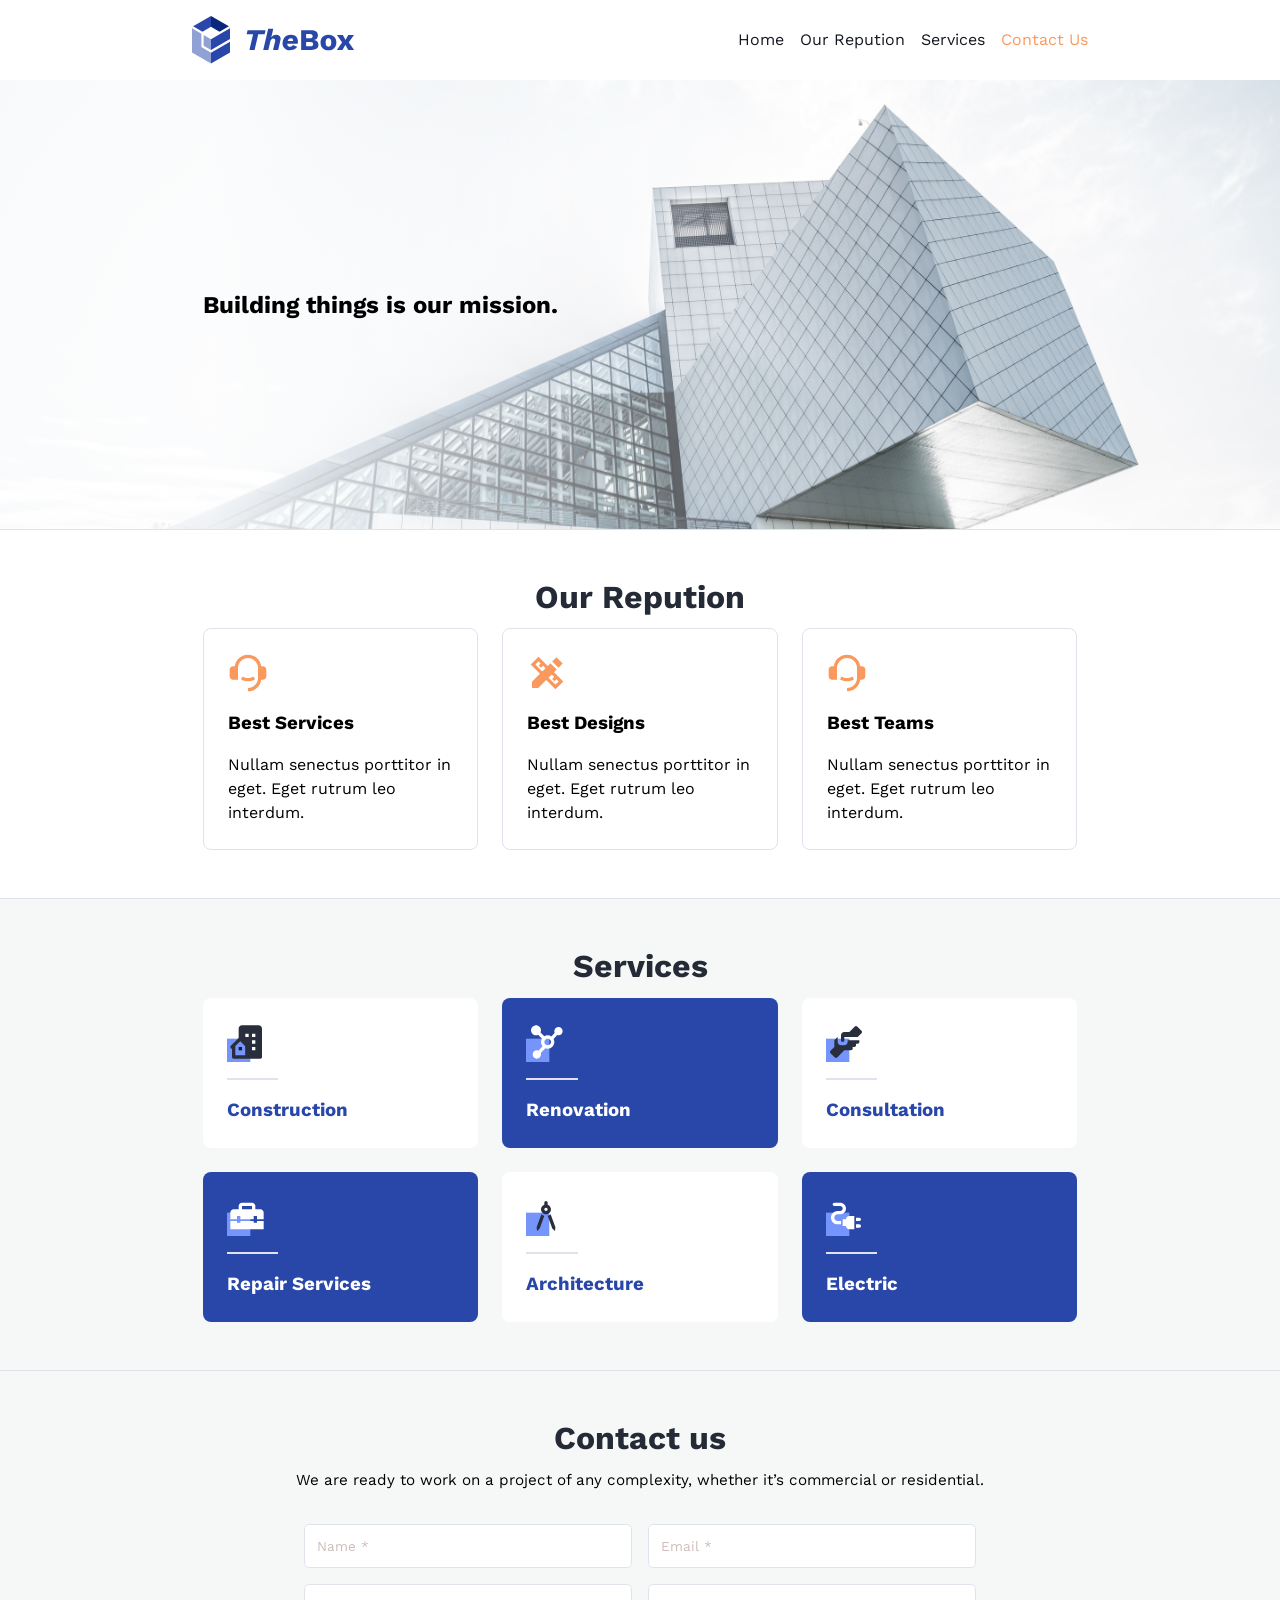
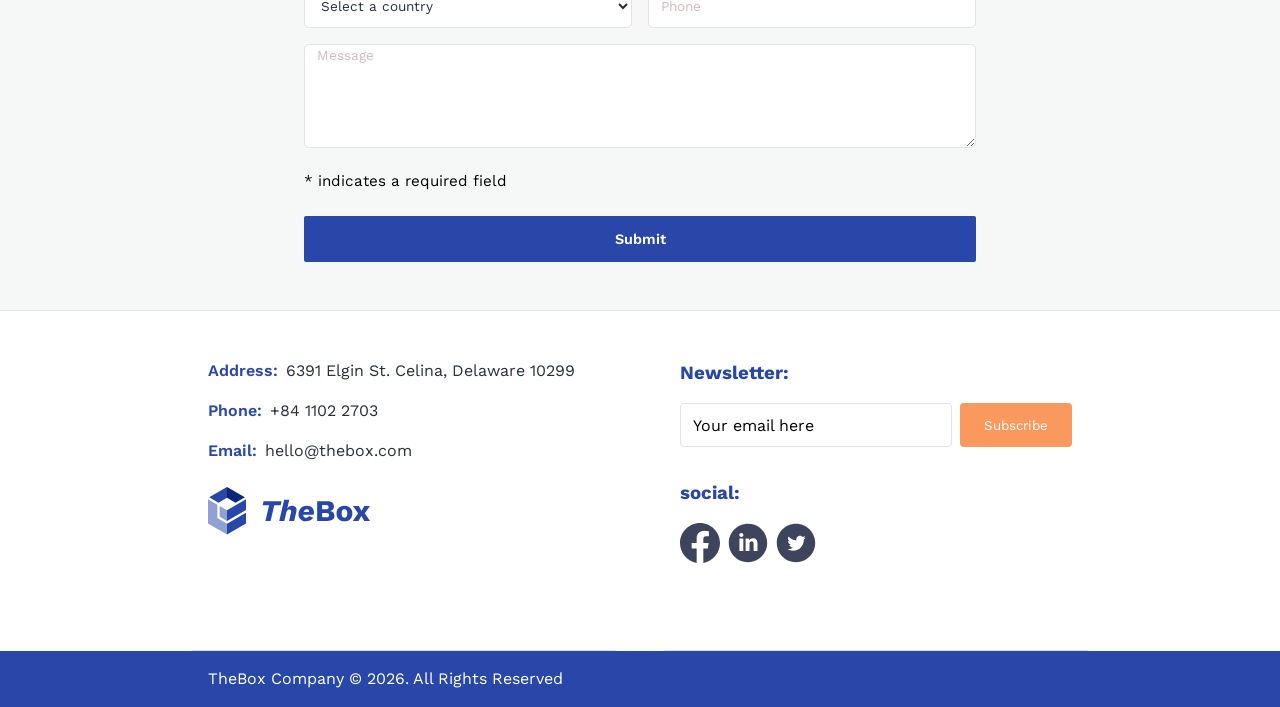
<file: index.html>
<!doctype html>
<html lang="en">

<head>
  <meta charset="utf-8" />
  <meta name="viewport" content="width=device-width, initial-scale=1" />
  <title>The Box</title>
  <link rel="shortcut icon" href="src/assets/icons/fivicon.svg" type="image/x-icon">
  <link rel="stylesheet" href="https://cdnjs.cloudflare.com/ajax/libs/font-awesome/6.7.2/css/all.min.css" />
  <link rel="stylesheet" href="src/css/style.css">
  <!-- Aquí likeas tu html con tu css -->
</head>

<body>
  <!-- Aquí va tu esqueleto HTML -->

  <header class="site-header">
    <div class="container">
      <!-- logo -->
      <a href="/"><img src="src/assets/img/logo.svg" alt="logoTheBox"></a>
      <!-- Navbar section -->
      <nav class="navbar">
        <button class="navbar_toggle" type="button" aria-expanded="false" aria-controls="main-menu"
          aria-label="Open navigation menu">
          ☰
        </button>

        <ul class="navbar_list">
          <li> <a href="#">Home</a> </li>
          <li> <a href="#">Our Repution</a></li>
          <li> <a href="#">Services</a> </li>
          <li> <a href="#"><span>Contact Us</span> </a> </li>
        </ul>
      </nav>
    </div>
  </header>

  <main id="main">
    <!-- Hero section  -->
    <section class="hero">
      <div class="container">
        <h1>Building things is our mission.</h1>
      </div>
    </section>

    <!-- Our Repution -->
    <section class="repution " id="repution">
      <div class="container">
        <h2 class="section-title">Our Repution</h2>
        <ul class="cards">
          <!-- 1 -->
          <li>
            <article class="card">
              <img src="src/assets/icons/iconTeams.svg" alt="">
              <h3>Best Services</h3>
              <p>Nullam senectus porttitor in eget. Eget rutrum leo interdum.</p>
            </article>
          </li>
          <!-- 2 -->
          <li>
            <article class="card">
              <img src="src/assets/icons/iconDesign.svg" alt="">
              <h3>Best Designs</h3>
              <p>Nullam senectus porttitor in eget. Eget rutrum leo interdum.</p>
            </article>
          </li>
          <!-- 3 -->
          <li>
            <article class="card">
              <img src="src/assets/icons/iconTeams.svg" alt="">
              <h3>Best Teams</h3>
              <p>Nullam senectus porttitor in eget. Eget rutrum leo interdum.</p>
            </article>
          </li>
        </ul>
      </div>
    </section>

    <!-- Services -->
    <section class="service " id="services">
      <div class="container">
        <h2 class="section-title">Services</h2>

        <ul class="service-grid">
          <li>
            <article class="service-card">
              <img src="src/assets/icons/iconCon.svg" alt="Construction">
              <div class="line"></div>
              <h3>Construction</h3>
            </article>
          </li>
          <li>
            <article class="service-card-featured">
              <img src="src/assets/icons/iconRenovation.svg" alt="Renovation">
              <div class="line"></div>
              <h3>Renovation</h3>
            </article>
          </li>
          <li>
            <article class="service-card">
              <img src="src/assets/icons/iconConsultation.svg" alt="Consultation">
              <div class="line"></div>
              <h3>Consultation</h3>
            </article>
          </li>
          <li>
            <article class="service-card-featured">
              <img src="src/assets/icons/iconRepair.svg" alt="Repair Services">
              <div class="line"></div>
              <h3>Repair Services</h3>
            </article>
          </li>
          <li>
            <article class="service-card">
              <img src="src/assets/icons/iconArchitecture.svg" alt="Architecture">
              <div class="line"></div>
              <h3>Architecture</h3>
            </article>
          </li>
          <li>
            <article class="service-card-featured">
              <img src="src/assets/icons/iconElectric.svg" alt="Electric">
              <div class="line"></div>
              <h3>Electric</h3>
            </article>
          </li>
        </ul>
      </div>
    </section>

    <!-- contact us  -->
    <section class="contact " id="contact">
      <div class="container">
        <h2 class="section-title">Contact us</h2>
        <p>We are ready to work on a project of any complexity, whether it’s commercial or residential.</p>
        <!-- form -->
        <form>

          <div class="field">
            <input placeholder="Name *" id="name" type="text" required autocomplete="name">
            <label for="name">Your Name *</label>
          </div>

          <div class="field">
            <input placeholder="Email *" type="email" id="email" name="email" required autocomplete="email"
              aria-label="email">
            <label for="email">Email</label>
          </div>

          <div class="field">
            <select name="country" id="country">
              <option value="">Select a country</option>
              <option value="es">Spain</option>
            </select>
            <label for="country">Country</label>
          </div>

          <div class="field">
            <input placeholder="Phone" type="tel" id="phone" name="phone" required autocomplete="phone"
              aria-label="phone">
            <label for="phone">Phone</label>
          </div>

          <div class="field field-full">
            <textarea placeholder="Message" name="message" id="message" rows="5" aria-label="message"></textarea>
            <label for="message">Message</label>
          </div>
          <p class="form-note">* indicates a required field</p>
          <button type="submit">Submit</button>
        </form>
      </div>
    </section>
  </main>

  <!-- footer -->
  <footer class="site-footer">
    <div class="container">

      <section class="footer-contact">
        <ul>
          <li><span>Address: </span>6391 Elgin St. Celina, Delaware 10299 </li>
          <li><span>Phone: </span>+84 1102 2703</li>
          <li><span>Email: </span>hello@thebox.com </li>
        </ul>
        <a class="footer-logo" href="/" aria-label="thebox home">
          <img class="footer-logo" src="src/assets/img/logo.svg" alt="site logo">
        </a>
      </section>

      <section class="footer-right">
        <div class="newsletter">
          <h3>Newsletter:</h3>
          <form action="">
            <input type="email" id="Newsletter" name="email" placeholder="Your email here" autocomplete="email"
              aria-label="email" required>
            <button submit>Subscribe</button>
          </form>
        </div>

        <div class="social">
          <h3>social:</h3>
          <ul class="social-list">
            <li>
              <a href="#" aria-label="facebook-icon">
                <img class="fa-brands" src="src/assets/icons/facebook-icon.svg" alt="facebook icon">
              </a>
            </li>
            <li>
              <a href="#" aria-label="linkedin-icon">
                <img class="fa-brands" src="src/assets/icons/linkedin-icon.svg" alt="linkedin">
              </a>
            </li>
            <li>
              <a href="#" aria-label="x-icon">
                <img class="fa-brands" src="src/assets/icons/x-icon.svg" alt="x-icon">
              </a>
            </li>
          </ul>
        </div>
      </section>
    </div>

    <!-- Copyright -->
    <div class="footer-bottom">
      <div class="container">
        <p>TheBox Company © 2026. All Rights Reserved</p>
      </div>
    </div>
  </footer>


</body>

</html>
</file>
<file: src/css/style.css>
@import url("https://fonts.googleapis.com/css2?family=Work+Sans:ital,wght@0,100..900;1,100..900&display=swap");

/* tokens  */
:root {
  --bg-orange: #f9995d;
  --dark-gray: #292e3d;
  --blue: #2947a9;
  --light-blue: #a3aac2;
  --bg-gray: #f6f8f7;
  --gray-100: #e0e3eb;
  --gray-200: #3152ad;
  --gray-900: #14171f;
  --placeholder-color: #cfbcbc;

  /* layout */
  --container: 75rem;
  --gutter: clamp(1rem, 4vw, 3rem);

  /* typography */
  --font-body: "Work Sans", system-ui, sans-serif;

  /* spacing  */
  --space-1: 0.5rem;
  --space-2: 1rem;
  --space-3: 1.5rem;
  --space-4: 2rem;
  --space-5: 3rem;
}

/* reset values */
* {
  margin: 0;
  padding: 0;
  box-sizing: border-box;
  font-family: var(--font-body);
}
*,
*::after,
*::before {
  box-sizing: border-box;
}
html {
  font-size: 100%;
}
body {
  line-height: 1.5;
  min-height: 100vh;
}

a {
  max-width: inherit;
  text-decoration: none;
}
img,
svg {
  display: block;
  max-width: 100%;
}

ul {
  list-style: none;
}

.container {
  width: min(100% - var(--gutter) * 2, var(--container));
  margin-inline: auto;
}

@media (min-width: 768px) {
  .container {
    width: 70%;
  }
}
.section-title {
  margin: 0 0 0.75rem;
  text-align: center;
  font-size: clamp(1.6rem, 5vw, 2rem);
  font-weight: 700;
  line-height: 1.2;
  color: #252b36;
}

/* genral css */
section {
  padding: 3rem 1rem;
  border-bottom: 1px solid #e0e3eb;
  h2 {
    margin: 0 0 0.75rem;
    text-align: center;
    font-size: clamp(1.6rem, 5vw, 2rem);
    font-weight: 700;
    line-height: 1.2;
    color: #252b36;
  }
}
/* ========= header ====================== */
.site-header .container {
  display: flex;
  align-items: center;
  justify-content: space-between;

  padding: var(--space-2) 0;

  .navbar {
    button {
      border: none;
      font-size: x-large;
      background-color: transparent;
      cursor: pointer;
      @media (min-width: 768px) {
        display: none;
      }
    }
  }
}
.site-header nav ul {
  display: flex;
  list-style: none;
  gap: var(--space-2);

  li {
    a {
      color: var(--gray-900);
      span {
        color: var(--bg-orange);
      }
    }
  }

  @media (max-width: 768px) {
    display: none;
  }
}

/* ============= Hero section ============== */

.hero {
  display: grid;
  background-image: url(../assets/img/hero.svg);
  background-size: cover;
  background-position: center;
  min-height: clamp(20rem, 50vh, 35rem);
  align-content: center;
}

/* Reputation */
.repution .cards {
  display: grid;
  grid-template-columns: repeat(auto-fit, minmax(min(17rem, 100%), 1fr));
  gap: var(--space-3);
  .card {
    display: flex;
    flex-direction: column;
    gap: var(--space-2);
    border: 1px solid var(--gray-100);
    padding: var(--space-3);
    height: 100%;
    border-radius: 0.5rem;
    img {
      width: 40px;
    }
  }
}

/* service  */
.service {
  background-color: var(--bg-gray);
  .service-grid {
    display: grid;
    grid-template-columns: repeat(auto-fit, minmax(min(15rem, 100%), 1fr));
    gap: var(--space-3);
    .service-card,
    .service-card-featured {
      display: flex;
      flex-direction: column;
      padding: var(--space-3);
      gap: var(--space-2);
      border-radius: 0.5rem;
      img {
        width: 40px;
      }
    }
  }
  .service-card {
    background: white;
    color: var(--blue);
  }
  .service-card-featured {
    background: var(--blue);
    color: white;
  }
  .line {
    width: clamp(2rem, 4vw, 5rem);
    height: 2px;
    background-color: var(--gray-100);
  }
}

/* contact */
.contact {
  background-color: var(--bg-gray);

  h2 {
    margin: 0 0 0.75rem;
    text-align: center;
    font-size: clamp(1.6rem, 5vw, 2rem);
    font-weight: 700;
    line-height: 1.2;
  }
  p {
    max-width: var(--container);
    margin: 0 auto 2rem;
    text-align: center;
    font-size: 0.95rem;
    line-height: 1.5;
  }
  form {
    display: grid;
    grid-template-columns: repeat(auto-fit, minmax(min(15rem, 100%), 1fr));
    gap: var(--space-2);
    max-width: 42rem;
    margin-inline: auto;
    .field {
      position: relative;
      width: 100%;
      label {
        position: absolute;
        width: 1px;
        height: 1px;
        padding: 0;
        margin: -1px;
        overflow: hidden;
        clip: rect(0, 0, 0, 0);
        white-space: nowrap;
        border: 0;
      }
      input,
      select {
        height: 44px;
        padding: 0 0.75rem;
        resize: vertical;
        &::placeholder {
          color: var(--placeholder-color);
        }
      }
      input,
      select,
      textarea {
        padding: 0 0.75rem;
        width: 100%;
        border: 1px solid var(--gray-100);
        border-radius: 2px;
        background-color: white;
        color: var(--dark-gray);
        font: inherit;
        font-size: 0.85rem;
        border-radius: 5px;
        &::placeholder {
          color: var(--placeholder-color);
          opacity: 1;
        }
        &:focus {
          border-color: var(--blue);
          box-shadow: 0 0 0 2px rgb(41 71 169 / 0.12);
        }
      }
    }
    .field-full {
      grid-column: 1 / -1;
    }
    .form-note {
      margin: -0.01rem 0 0;
      line-height: 1.4;
      text-align: start;
    }
    button {
      width: 100%;
      min-height: 46px;
      margin-top: 0.5rem;
      border: 0;
      border-radius: 2px;
      background-color: var(--blue);
      color: white;
      font-weight: 600;
      font-size: 0.9rem;
      cursor: pointer;
      &:hover {
        background: var(--bg-orange);
      }
      &:active {
        transform: translateY(1px);
      }
    }
  }
}
@media (min-width: 40rem) {
  form {
    grid-template-columns: 1fr 1fr;
  }
  .field-full,
  .form-note,
  button {
    grid-column: 1 / -1;
  }
}

/* footer */
.site-footer {
  background-color: white;
}

footer .container {
  display: grid;
  grid-template-columns: repeat(auto-fit, minmax(min(15rem, 100%), 1fr));
  gap: var(--space-5);

  .footer-contact {
    ul {
      display: grid;
      gap: var(--space-2);
      li {
        display: flex;
        color: var(--dark-gray);
        span:first-child {
          color: var(--blue);
          font-weight: 600;
          padding-right: 0.5rem;
        }
        a {
          color: var(--dark-gray);
        }
      }
    }
    .footer-logo {
      margin-top: var(--space-3);
    }
  }

  .footer-right {
    display: grid;

    h3 {
      margin-bottom: var(--space-2);
      color: var(--blue);
      text-align: start;
    }
    .newsletter {
      border-bottom: 0;
      form {
        display: flex;
        gap: var(--space-1);

        input {
          width: 100%;
          height: 44px;
          padding-inline: 0.75rem;
          border-radius: 4px;
          font-size: 1rem;
          border: 1px solid var(--gray-100);
          &::placeholder {
            color: var(--placeholder-color-);
          }
        }
        button {
          flex-shrink: 0;
          min-width: 7rem;
          height: 44px;
          background: var(--bg-orange);
          color: white;
          cursor: pointer;
          border-radius: 4px;
          border: 0;
          &:hover {
            background-color: orange;
          }
        }
      }
    }
    .social {
      padding: 2rem 0;
    }
    .social-list {
      display: flex;
      gap: var(--space-1);
      a {
        width: 56px;
      }
    }
  }
}

/* footer bottom */
.footer-bottom {
  background-color: var(--blue);
  color: white;
  .container {
    padding: 1rem;
  }
}
</file>
